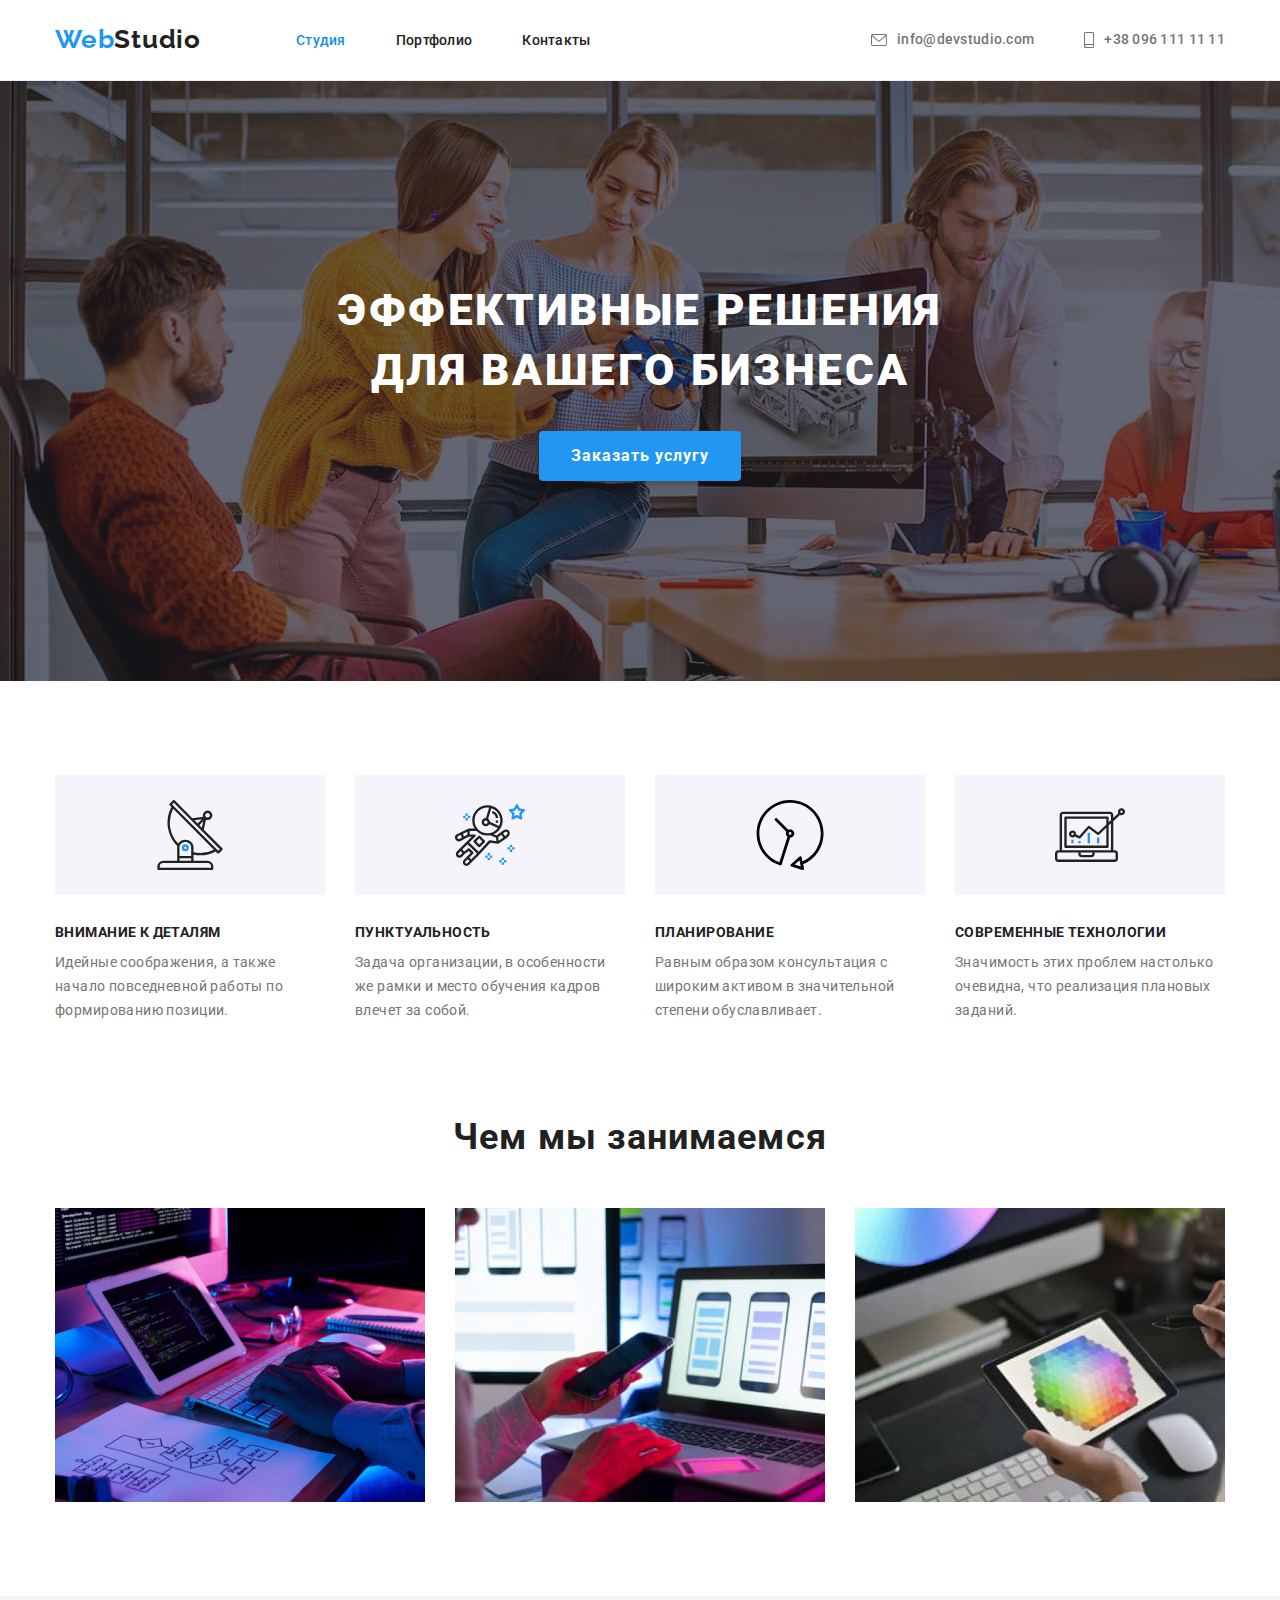
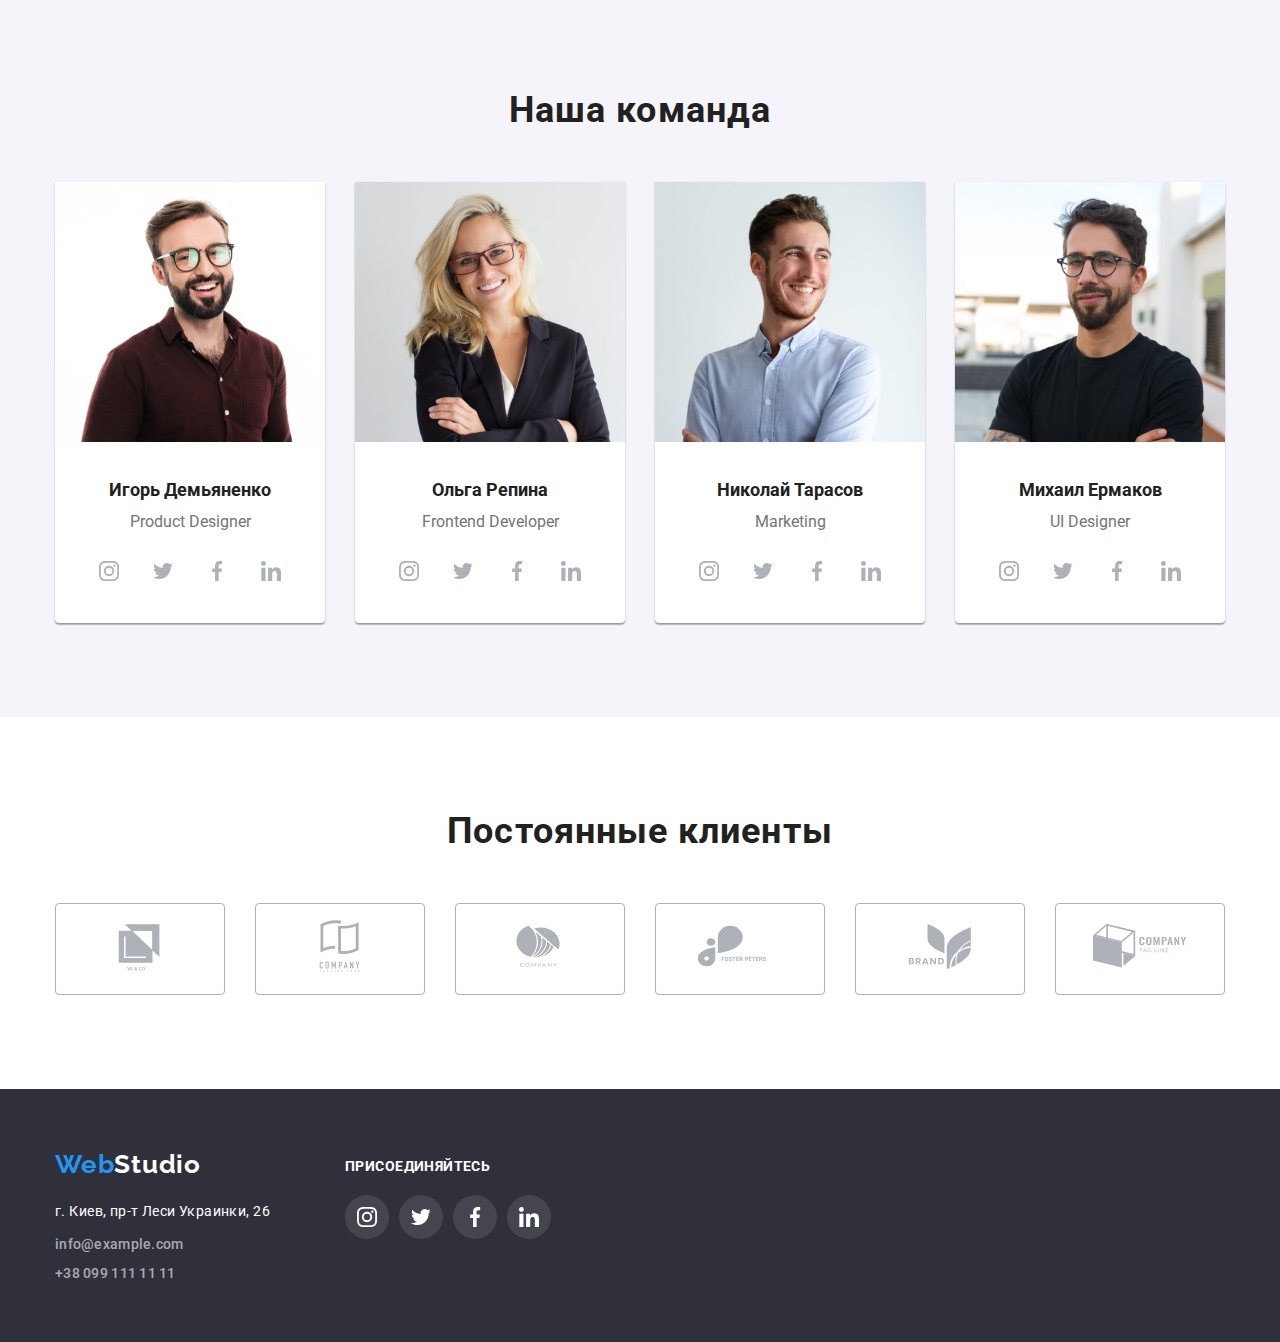
<file: index.html>
<!DOCTYPE html>
<html lang="ru">
  <head>
    <meta charset="UTF-8" />
    <meta http-equiv="X-UA-Compatible" content="IE=edge" />
    <meta name="viewport" content="width=device-width, initial-scale=1.0" />

    <link rel="preconnect" href="https://fonts.googleapis.com" />

    <link rel="preconnect" href="https://fonts.gstatic.com" crossorigin />

    <link
      href="https://fonts.googleapis.com/css2?family=Raleway:wght@700&family=Roboto:wght@400;500;700;900&display=swap"
      rel="stylesheet"
    />
    <link
      rel="stylesheet"
      href="https://cdnjs.cloudflare.com/ajax/libs/modern-normalize/1.1.0/modern-normalize.min.css"
      integrity="sha512-wpPYUAdjBVSE4KJnH1VR1HeZfpl1ub8YT/NKx4PuQ5NmX2tKuGu6U/JRp5y+Y8XG2tV+wKQpNHVUX03MfMFn9Q=="
      crossorigin="anonymous"
      referrerpolicy="no-referrer"
    />

    <link rel="stylesheet" href="./css/style.css" />

    <title>WebStudio</title>
  </head>

  <body>
    <!-- =======================header================ -->
    <header class="main-header">
      <div class="container header-container">
        <nav class="navigation">
          <a class="logo link" lang="en" href="index.html"
            ><span class="logo-color">Web</span>Studio</a
          >

          <ul class="menu list">
            <li class="menu-item">
              <a class="menu-link link current" href="index.html">Студия</a>
            </li>

            <li class="menu-item">
              <a class="menu-link link" href="./portfolio.html">Портфолио</a>
            </li>

            <li class="menu-item">
              <a class="menu-link link" href="Контакты">Контакты</a>
            </li>
          </ul>
        </nav>

        <ul class="list menu list-contact">
          <li class="contact">
            <svg class="contact-icon" width="16" height="12">
              <use href="./img/srite.svg#icon-envelope"></use>
            </svg>
            <a class="mail-link-header link" href="mailto:info@devstudio.com"
              >info@devstudio.com</a
            >
          </li>
          <li class="contact">
            <svg class="contact-icon" width="10" height="16">
              <use href="./img/srite.svg#icon-smartphone"></use>
            </svg>
            <a class="contact-number-header link" href="tel:+380961111111"
              >+38 096 111 11 11</a
            >
          </li>
        </ul>
      </div>
    </header>
    <!-- ==================/header================== -->

    <!-- ================hero=============== -->
    <main>
      <section class="hero bgcolor-hero">
        <div class="container">
          <h1 class="table-h1">
            Эффективные решения
            для вашего бизнеса
          </h1>

          <button class="btnhover btn-text modal-btn" type="button">
            Заказать услугу
          </button>
        </div>
      </section>
      <!-- =============================hero==================== -->

      <!-- ================section2============= -->
      <section class="section">
        <div class="container">
          <h2 class="visually-hidden"></h2>
          <ul class="list">

            <li class="table">
              <div class="contents">
                <div class="box-contents">
                  <svg class="table-contents" width="70" height="70">
                    <use href="./img/srite.svg#icon-antenna"></use>
                  </svg>
                </div>
              </div>
              <h3 class="table-of-contents">Внимание к деталям</h3>
              <p class="paragraph-h3">
                Идейные соображения, а также начало повседневной работы по
                формированию позиции.
              </p>
            </li>

            <li class="table">
              <div class="contents">
                <div class="box-contents">
                  <svg class="table-contents" width="70" height="70">
                    <use href="./img/srite.svg#icon-astronaut"></use>
                  </svg>
                </div>
              </div>
              <h3 class="table-of-contents">Пунктуальность</h3>
              <p class="paragraph-h3">
                Задача организации, в особенности же рамки и место обучения
                кадров влечет за собой.
              </p>
            </li>

            <li class="table">
              <div class="contents">
                <div class="box-contents">
                  <svg class="table-contents" width="70" height="70">
                    <use href="./img/srite.svg#icon-Vector"></use>
                  </svg>
                </div>
              </div>
              <h3 class="table-of-contents">Планирование</h3>
              <p class="paragraph-h3">
                Равным образом консультация с широким активом в значительной
                степени обуславливает.
              </p>
            </li>

            <li class="table">
              <div class="contents">
                <div class="box-contents">
                  <svg class="table-contents" width="70" height="70">
                    <use href="./img/srite.svg#icon-diagram"></use>
                  </svg>
                </div>
              </div>
              <h3 class="table-of-contents">Современные технологии</h3>
              <p class="paragraph-h3">
                Значимость этих проблем настолько очевидна, что реализация
                плановых заданий.
              </p>
            </li>
          </ul>
        </div>
      </section>
      <!-- ===================/section2============= -->
      <!-- =====================section3============ -->
      <section class="section-doing">
        <div class="container">
          <h2 class="table-of-contents-h2">Чем мы занимаемся</h2>
          <ul class="list">
            <li class="img-s3">
              <img class="block"
                src="./img/img.jpg"
                alt="челове печатает на клавиатуре"
                width="370"
                height="294"
              />
            </li>

            <li class="img-s3">
              <img class="block"
                src="./img/img(1).jpg"
                alt="специалист на рабочем месте"
                width="370"
                height="294"
              />
            </li>

            <li class="img-s3">
              <img class="block"
                src="./img/img(2).jpg"
                alt="специалист подберает цвет в таблице"
                width="370"
                height="294"
              />
            </li>
          </ul>
        </div>
      </section>
      <!-- =====================/section3============ -->

      <!-- =====================section4============ -->
      <section class="section bg-color">
        <div class="container">
          <h2 class="table-of-contents-h2">Наша команда</h2>

          <ul class="card-s4 list">
            <li class="img-s4">
              
                <img
                  class="foto"
                  src="./img/img(3).jpg"
                  alt="Игорь Демьяненко"
                  width="270"
                  height="260"
                />
                <div class="pudding-for-texts4">
                <h3 class="table-h3">Игорь Демьяненко</h3>

                <p class="paragraph-s4 paragraph-colors" lang="en">
                  Product Designer
                </p>
                <ul class="socials">
              
                  <li class="socials-item">
                    <a href="" class="socials-link" target="_blank" rel="noopener noreferrer" aria-label="instagram icon">
                
                      <svg class="socials-icon" width="20" height="20">
                        <use href="./img/srite.svg#icon-instagram"></use>
                      </svg>
                    </a>
                
                  </li>
                  <li class="socials-item">
                    <a href="" class="socials-link" target="_blank" rel="noopener noreferrer" aria-label="twitter">
                      <svg class="socials-icon" width="20" height="20">
                        <use href="./img/srite.svg#icon-twitter"></use>
                      </svg>
                    </a>
                
                  </li>
                  <li class="socials-item">
                    <a href="" class="socials-link" target="_blank" rel="noopener noreferrer" aria-label="facebook">
                      <svg class="socials-icon" width="20" height="20">
                        <use href="./img/srite.svg#icon-facebook"></use>
                      </svg>
                    </a>
                
                  </li>
                  <li class="socials-item">
                    <a href="" class="socials-link" target="_blank" rel="noopener noreferrer" aria-label="linkedin">
                      <svg class="socials-icon" width="20" height="20">
                        <use href="./img/srite.svg#icon-linkedin"></use>
                      </svg>
                    </a>
                
                  </li>
                </ul>

              
              </div>
            </li>
   
            <li class="img-s4">
              
                <img
                  class="foto"
                  src="./img/img(4).jpg"
                  alt="Ольга Репина"
                  width="270"
                  height="260"
                />
                <div class="pudding-for-texts4">
                <h3 class="table-h3">Ольга Репина</h3>
                <p class="paragraph-s4 paragraph-colors" lang="en">
                  Frontend Developer
                </p>
                <ul class="socials">
                
                  <li class="socials-item">
                    <a href="" class="socials-link" target="_blank" rel="noopener noreferrer" aria-label="instagram icon">
                
                      <svg class="socials-icon" width="20" height="20">
                        <use href="./img/srite.svg#icon-instagram"></use>
                      </svg>
                    </a>
                
                  </li>
                  <li class="socials-item">
                    <a href="" class="socials-link" target="_blank" rel="noopener noreferrer" aria-label="twitter">
                      <svg class="socials-icon" width="20" height="20">
                        <use href="./img/srite.svg#icon-twitter"></use>
                      </svg>
                    </a>
                
                  </li>
                  <li class="socials-item">
                    <a href="" class="socials-link" target="_blank" rel="noopener noreferrer" aria-label="facebook">
                      <svg class="socials-icon" width="20" height="20">
                        <use href="./img/srite.svg#icon-facebook"></use>
                      </svg>
                    </a>
                
                  </li>
                  <li class="socials-item">
                    <a href="" class="socials-link" target="_blank" rel="noopener noreferrer" aria-label="linkedin">
                      <svg class="socials-icon" width="20" height="20">
                        <use href="./img/srite.svg#icon-linkedin"></use>
                      </svg>
                    </a>
                
                  </li>
                </ul>

              
              </div>
            </li>

            <li class="img-s4">
                <img
                  class="foto"
                  src="./img/img(5).jpg"
                  alt="Николай Тарасов"
                  width="270"
                  height="260"
                />
                <div class="pudding-for-texts4">
                <h3 class="table-h3">Николай Тарасов</h3>
                <p class="paragraph-s4 paragraph-colors" lang="en">Marketing</p>
              <ul class="socials">
              
                <li class="socials-item">
                  <a href="" class="socials-link" target="_blank" rel="noopener noreferrer" aria-label="instagram icon">
              
                    <svg class="socials-icon" width="20" height="20">
                      <use href="./img/srite.svg#icon-instagram"></use>
                    </svg>
                  </a>
              
                </li>
                <li class="socials-item">
                  <a href="" class="socials-link" target="_blank" rel="noopener noreferrer" aria-label="twitter">
                    <svg class="socials-icon" width="20" height="20">
                      <use href="./img/srite.svg#icon-twitter"></use>
                    </svg>
                  </a>
              
                </li>
                <li class="socials-item">
                  <a href="" class="socials-link" target="_blank" rel="noopener noreferrer" aria-label="facebook">
                    <svg class="socials-icon" width="20" height="20">
                      <use href="./img/srite.svg#icon-facebook"></use>
                    </svg>
                  </a>
              
                </li>
                <li class="socials-item">
                  <a href="" class="socials-link" target="_blank" rel="noopener noreferrer" aria-label="linkedin">
                    <svg class="socials-icon" width="20" height="20">
                      <use href="./img/srite.svg#icon-linkedin"></use>
                    </svg>
                  </a>
              
                </li>
              </ul>

              </div>
            </li>

            <li class="img-s4">
              
                <img
                  class="foto"
                  src="./img/img(6).jpg"
                  alt="Михаил Ермаков"
                  width="270"
                  height="260"
                />
                <div class="pudding-for-texts4">
                <h3 class="table-h3">Михаил Ермаков</h3>
                <p class="paragraph-s4 paragraph-colors" lang="en">
                  UI Designer
                </p>
                <ul class="socials">
                
                  <li class="socials-item">
                    <a href="" class="socials-link" target="_blank" rel="noopener noreferrer" aria-label="instagram icon">
                
                      <svg class="socials-icon" width="20" height="20">
                        <use href="./img/srite.svg#icon-instagram"></use>
                      </svg>
                    </a>
                
                  </li>
                  <li class="socials-item">
                    <a href="" class="socials-link" target="_blank" rel="noopener noreferrer" aria-label="twitter">
                      <svg class="socials-icon" width="20" height="20">
                        <use href="./img/srite.svg#icon-twitter"></use>
                      </svg>
                    </a>
                
                  </li>
                  <li class="socials-item">
                    <a href="" class="socials-link" target="_blank" rel="noopener noreferrer" aria-label="facebook">
                      <svg class="socials-icon" width="20" height="20">
                        <use href="./img/srite.svg#icon-facebook"></use>
                      </svg>
                    </a>
                
                  </li>
                  <li class="socials-item">
                    <a href="" class="socials-link" target="_blank" rel="noopener noreferrer" aria-label="linkedin">
                      <svg class="socials-icon" width="20" height="20">
                        <use href="./img/srite.svg#icon-linkedin"></use>
                      </svg>
                    </a>
                
                  </li>
                </ul>

              </div>
            </li>
          </ul>
        </div>
      </section>
      <!-- =====================/section4============ -->
      <!-- =======================section5================ -->

<section class="section">
  <div class="container">

    <h2 class="table-of-contents-h2">Постоянные клиенты</h2>
    <ul class=" clients-item">
      <li class="clients"><a href="" class="clients-svg" target="_blank" rel="noopener noreferrer" aria-label="logo-clients">
        <svg class="clients-logo" width="106" height="60">
          <use class="use" href="./img/srite.svg#icon-Logo"></use>
        </svg>
      </a></li>

      <li class="clients"><a href="" class="clients-svg" target="_blank" rel="noopener noreferrer" aria-label="logo-clients">
        <svg class="clients-logo" width="106" height="60">
          <use href="./img/srite.svg#icon-Logo-1"></use>
        </svg>
      </a></li>

      <li class="clients"><a href="" class="clients-svg" target="_blank" rel="noopener noreferrer" aria-label="logo-clients">
        <svg class="clients-logo" width="106" height="60">
          <use href="./img/srite.svg#icon-Logo-2"></use>
        </svg>
      </a></li>

      <li class="clients"><a href="" class="clients-svg" target="_blank" rel="noopener noreferrer" aria-label="logo-clients">
        <svg class="clients-logo" width="106" height="60">
          <use href="./img/srite.svg#icon-Logo-3"></use>
        </svg>
      </a></li>

      <li class="clients"><a href="" class="clients-svg" target="_blank" rel="noopener noreferrer" aria-label="logo-clients">
        <svg class="clients-logo" width="106" height="60">
          <use href="./img/srite.svg#icon-Logo-4"></use>
        </svg>
      </a></li>

      <li class="clients"><a href="" class="clients-svg" target="_blank" rel="noopener noreferrer" aria-label="logo-clients">
        <svg class="clients-logo" width="106" height="60">
          <use href="./img/srite.svg#icon-Logo-5"></use>
        </svg>
      </a></li>

    </ul>
  </div>
</section>



      <!-- ==========================/section5============ -->
    </main>
    <!-- ====================footer================== -->
    <footer class="footer ">
      <div class="container footer-container ">
       

        <address class="address">
          <a class="logo-footer-color logo-footer link" href="index.html"><span class="logo-color">Web</span>Studio</a>

          <p class="adress-footer">г. Киев, пр-т Леси Украинки, 26</p>

          <ul class="list-adress">

            <li class="adress-footer-marg">

              <a class="mail-link-footer link" href="mailto:info@example.com"
                >info@example.com</a
              >
            </li>
            <li >
              <a class="contact-number-footer link" href="tel:+38099111111"
                >+38 099 111 11 11</a
              >
            </li>
          </ul>

        </address>
       
        <!-- <div class="social-box"> -->
          <div class="social-paragraph">
            
          </div>
      <div class="socials-box">

        <p class="join">присоединяйтесь</p>

         <ul class="socials-footer">

         
           <li class="socials-item-footer"> 
             <a href="" class="socials-link-footer" target="_blank" rel="noopener noreferrer" aria-label="instagram icon">
              
              <svg class="socials-icon-footer" width="20" height="20">
                <use href="./img/srite.svg#icon-instagram"></use>
              </svg>
             </a>
             
           </li>
           <li class="socials-item-footer">
             <a href="" class="socials-link-footer" target="_blank" rel="noopener noreferrer" aria-label="twitter">
              <svg class="socials-icon-footer" width="20" height="20">
                <use href="./img/srite.svg#icon-twitter"></use>
              </svg>
             </a>
                
           </li>     
           <li class="socials-item-footer">
             <a href="" class="socials-link-footer" target="_blank" rel="noopener noreferrer" aria-label="facebook">
              <svg class="socials-icon-footer" width="20" height="20">
                <use href="./img/srite.svg#icon-facebook"></use>
              </svg>
             </a>
             
           </li>
           <li class="socials-item-footer">
             <a href="" class="socials-link-footer" target="_blank" rel="noopener noreferrer" aria-label="linkedin">
                <svg class="socials-icon-footer" width="20" height="20">
                  <use href="./img/srite.svg#icon-linkedin"></use>
                </svg>
             </a>
            
           </li>
         </ul>
        </div>
        <!-- </div> -->
      </div>
    </footer>
    <!-- ==========================footer================= -->
  </body>
</html>
</file>
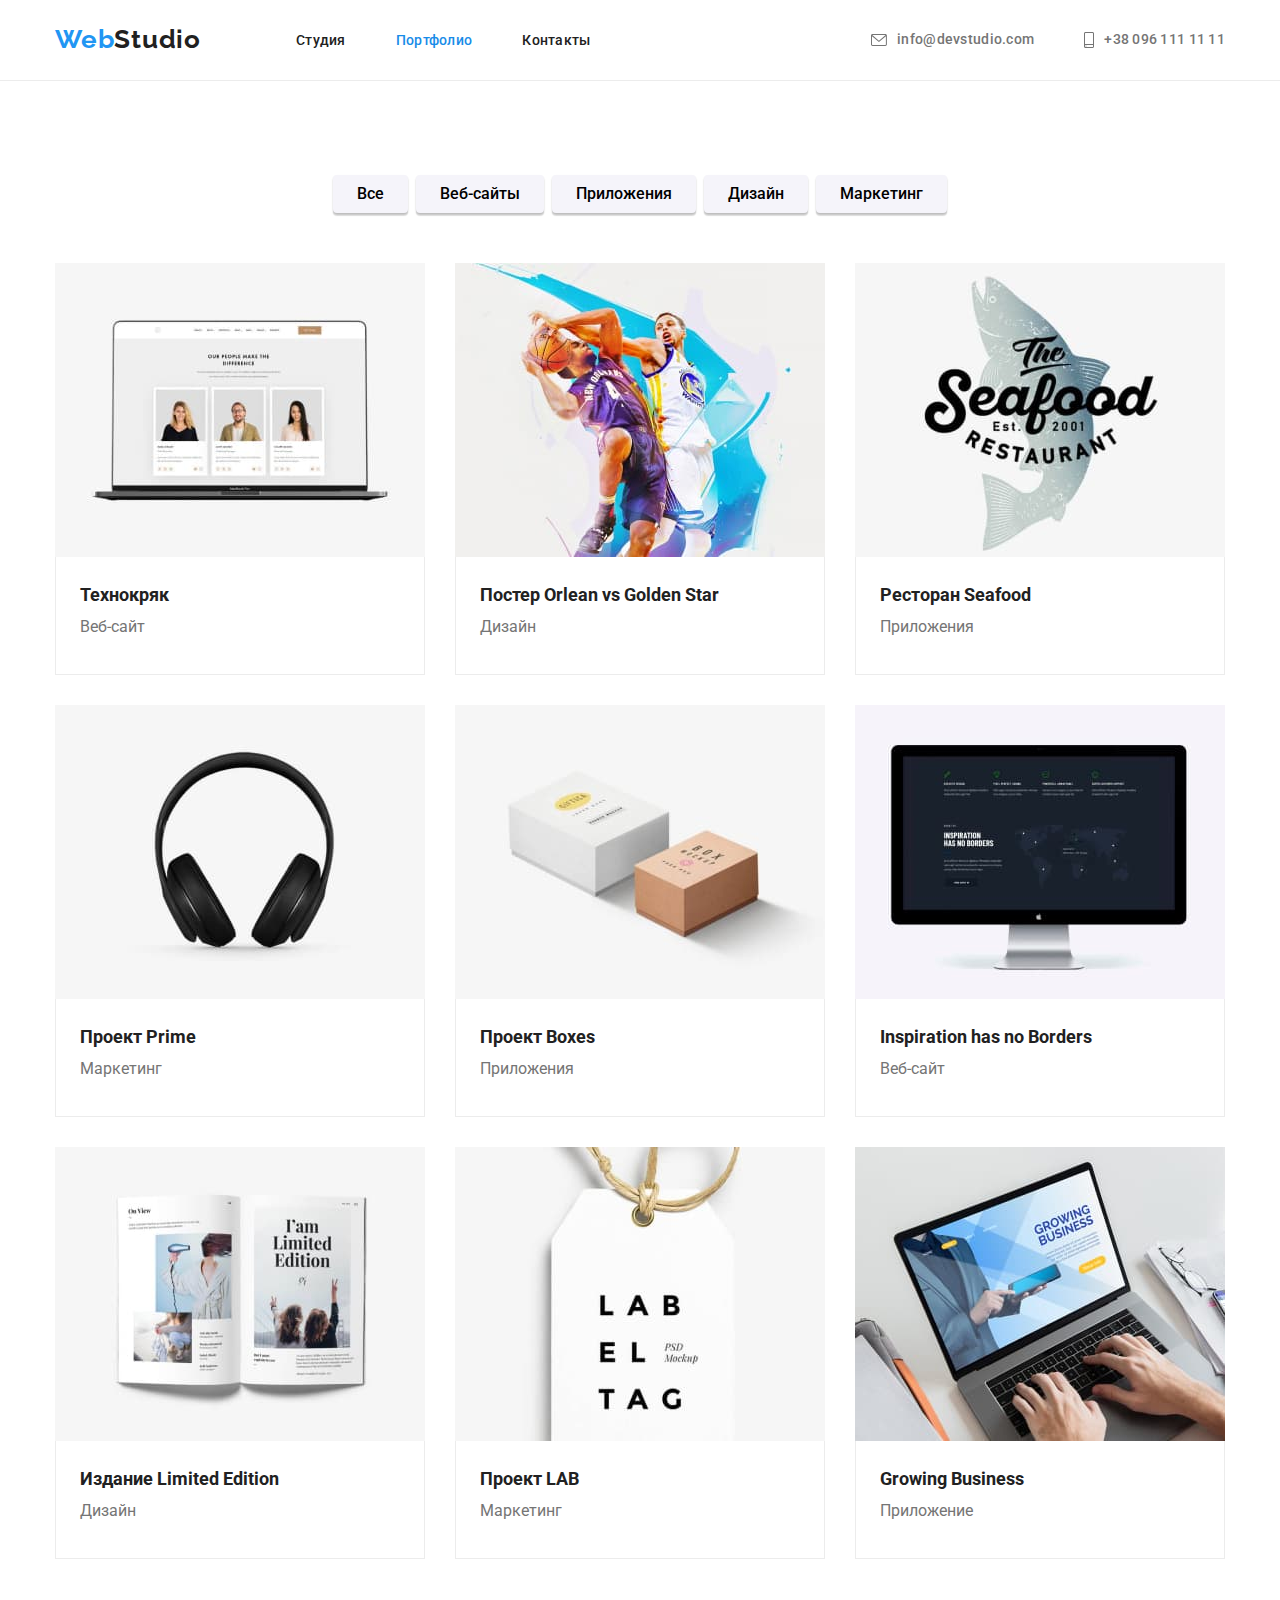
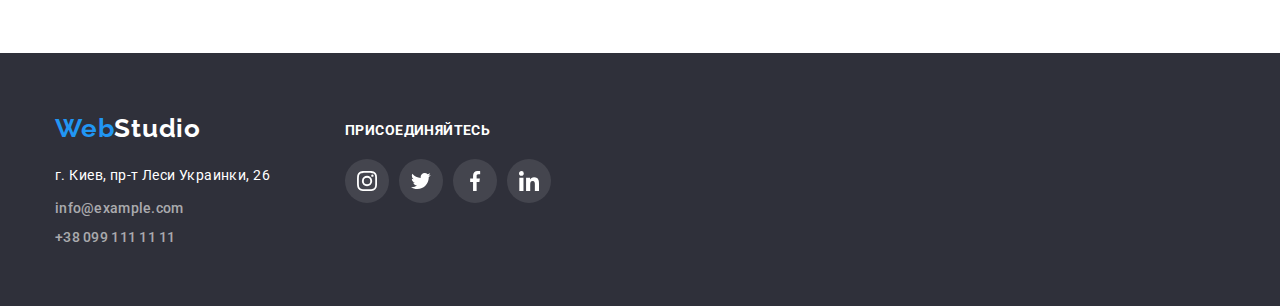
<file: portfolio.html>
<!DOCTYPE html>
<html lang="ru">
  <head>
    <meta charset="UTF-8" />
    <meta http-equiv="X-UA-Compatible" content="IE=edge" />
    <meta name="viewport" content="width=device-width, initial-scale=1.0" />
    <link rel="preconnect" href="https://fonts.googleapis.com" />
    <link rel="preconnect" href="https://fonts.gstatic.com" crossorigin />
    <link
      href="https://fonts.googleapis.com/css2?family=Raleway:wght@700&family=Roboto:wght@400;500;700;900&display=swap"
      rel="stylesheet"
    />
    <link
      rel="stylesheet"
      href="https://cdnjs.cloudflare.com/ajax/libs/modern-normalize/1.1.0/modern-normalize.min.css"
      integrity="sha512-wpPYUAdjBVSE4KJnH1VR1HeZfpl1ub8YT/NKx4PuQ5NmX2tKuGu6U/JRp5y+Y8XG2tV+wKQpNHVUX03MfMFn9Q=="
      crossorigin="anonymous"
      referrerpolicy="no-referrer"
    />
    <link rel="stylesheet" href="./css/style.css" />
    <title>WebStudio</title>
  </head>

  <body>
    <!-- =======================header================ -->
    <header class="main-header">
      <div class="container header-container">
        <nav class="navigation">
          <a class="logo link" lang="en" href="index.html"
            ><span class="logo-color">Web</span>Studio</a
          >

          <ul class="menu list">
            <li class="menu-item">
              <a class="menu-link link" href="index.html">Студия</a>
            </li>
            <li class="menu-item">
              <a class="menu-link link current" href="portfolio.html"
                >Портфолио</a
              >
            </li>
            <li class="menu-item">
              <a class="menu-link link" href="Контакты">Контакты</a>
            </li>
          </ul>
        </nav>

        <ul class="list menu list-contact">
          <li class="contact">

            <svg class="contact-icon" width="16" height="12">

              <use href="./img/srite.svg#icon-envelope"></use>
            </svg>
            <a class="mail-link-header link" href="mailto:info@devstudio.com"
              >info@devstudio.com</a
            >
          </li>
          <li class="contact">

            <svg class="contact-icon" width="10" height="16">

              <use href="./img/srite.svg#icon-smartphone"></use>
            </svg>
            <a class="contact-number-header link" href="tel:+380961111111"
              >+38 096 111 11 11</a
            >
          </li>
        </ul>
      </div>
    </header>
    <!-- ================heder============== -->
    <!-- =============hero============== -->

    <main>
      <section class="section">
        <div class="container">
          <h1 class="visually-hidden"></h1>
          <h2 class="visually-hidden"></h2>
          <ul class="button">
            <li class="btn-secondary">
              <button class="btn-primary" type="button">Все</button>
            </li>

            <li class="btn-secondary">
              <button class="btn-primary" type="button">Веб-сайты</button>
            </li>

            <li class="btn-secondary">
              <button class="btn-primary" type="button">Приложения</button>
            </li>

            <li class="btn-secondary">
              <button class="btn-primary" type="button">Дизайн</button>
            </li>

            <li class="btn-secondary">
              <button class="btn-primary" type="button">Маркетинг</button>
            </li>
          </ul>
          <!-- ==========buttons=========== -->


          <ul class=" card-set list-portfolio">
            <li class=" item ">
             
              <a class="link" href=""
                ><img
                  src="./portfolio-img/img.jpg"
                  alt="ноутбук"
                  width="370"
                  height="294"
                />
                <div class=" card-border">
                <h3 class="table-h3">Технокряк</h3>
                <p class="paragraph-s4 paragraph-colors">Веб-сайт</p>
                </div>
              </a>
              
            </li>

            <li class=" item ">
              
              <a class="link" href=""
                ><img
                  src="./portfolio-img/img(1).jpg"
                  alt="два баскетболиста"
                  width="370"
                  height="294"
                />
                <div class=" card-border">
                <h3 class="table-h3">
                  Постер <span lang="en">Orlean vs Golden Star</span>
                </h3>
                <p class="paragraph-s4 paragraph-colors">Дизайн</p></div>
              </a>
              
            </li>

            <li class=" item">
              
              <a class="link" href=""
                ><img
                  src="./portfolio-img/img(2).jpg"
                  alt="ресторан Seafood"
                  width="370"
                  height="294"
                />
                <div class=" card-border">
                <h3 class="table-h3">
                  Ресторан <span lang="en">Seafood</span>
                </h3>
                <p class="paragraph-s4 paragraph-colors">Приложения</p></div>
              </a>
            
            </li>

            <li class=" item">
              
              <a class="link" href=""
                ><img
                  src="./portfolio-img/img(3).jpg"
                  alt="наушники"
                  width="370"
                  height="294"
                />
                <div class=" card-border">
                <h3 class="table-h3">Проект <span lang="en">Prime</span></h3>
                <p class="paragraph-s4 paragraph-colors">Маркетинг</p></div>
              </a>
              
            </li>

            <li class=" item">
              
              <a class="link" href=""
                ><img
                  src="./portfolio-img/img(4).jpg"
                  alt="две коробки"
                  width="370"
                  height="294"
                />
                <div class=" card-border">
                <h3 class="table-h3">Проект <span lang="en">Boxes</span></h3>
                <p class="paragraph-s4 paragraph-colors">Приложения</p></div>
              </a>
              
            </li>
            
            <li class=" item">
              
              <a class="link" href=""
                ><img
                  src="./portfolio-img/img(5).jpg"
                  alt="персональный компьютер"
                  width="370"
                  height="294"
                />
                <div class=" card-border">
                <h3 class="table-h3">
                  <span lang="en">Inspiration has no Borders</span>
                </h3>
                <p class="paragraph-s4 paragraph-colors">Веб-сайт</p></div>
              </a> 
              
            </li>

            <li class=" item">
              
              <a class="link" href=""
                ><img
                  src="./portfolio-img/img(6).jpg"
                  alt="журнал"
                  width="370"
                  height="294"
                />
                <div class=" card-border">
                <h3 class="table-h3">
                  Издание <span lang="en">Limited Edition</span>
                </h3>
                <p class="paragraph-s4 paragraph-colors">Дизайн</p></div>
              </a>
              
            </li>

            <li class=" item">
              
              <a class="link" href=""
                ><img
                  src="./portfolio-img/img(7).jpg"
                  alt="проэкт"
                  width="370"
                  height="294"
                />
                <div class=" card-border">
                <h3 class="table-h3">Проект <span lang="en">LAB</span></h3>
                <p class="paragraph-s4 paragraph-colors">Маркетинг</p></div>
              </a>
              
            </li>

            <li class=" item">
              
              <a class="link" href=""
                ><img
                  src="./portfolio-img/img(8).jpg"
                  alt="макбук"
                  width="370"
                  height="294"
                />
                <div class=" card-border">
                <h3 class="table-h3">
                  <span lang="en">Growing Business</span>
                </h3>
                <p class="paragraph-s4 paragraph-colors">Приложение</p></div>
              </a>
              
            </li>
          </ul>
        </div>
      </section>
    </main>

    <!-- =================footer================== -->

    <footer class="footer">
      <div class="container footer-container">
    

        <address class="address">
              <a class="logo-footer-color logo-footer link" href="index.html"><span class="logo-color">Web</span>Studio</a>

          <p class="adress-footer">г. Киев, пр-т Леси Украинки, 26</p>

          <ul class="list-adress">

            <li class="adress-footer-marg">

              <a class="mail-link-footer link" href="mailto:info@example.com"
                >info@example.com</a
              >
            </li>
            <li>
              <a class="contact-number-footer link" href="tel:+38099111111"
                >+38 099 111 11 11</a
              >
            </li>
          </ul>
        </address>
        <div class="social-paragraph">
        
        </div>
        <div class="socials-box">
          
          <p class="join">присоединяйтесь</p>

          <ul class="socials-footer">
        
            
        
            <li class="socials-item-footer">
              <a href="" class="socials-link-footer" target="_blank" rel="noopener noreferrer" aria-label="instagram icon">
        
                <svg class="socials-icon-footer" width="20" height="20">
                  <use href="./img/srite.svg#icon-instagram"></use>
                </svg>
              </a>
        
            </li>
            <li class="socials-item-footer">
              <a href="" class="socials-link-footer" target="_blank" rel="noopener noreferrer" aria-label="twitter">
                <svg class="socials-icon-footer" width="20" height="20">
                  <use href="./img/srite.svg#icon-twitter"></use>
                </svg>
              </a>
        
            </li>
            <li class="socials-item-footer">
              <a href="" class="socials-link-footer" target="_blank" rel="noopener noreferrer" aria-label="facebook">
                <svg class="socials-icon-footer" width="20" height="20">
                  <use href="./img/srite.svg#icon-facebook"></use>
                </svg>
              </a>
        
            </li>
            <li class="socials-item-footer">
              <a href="" class="socials-link-footer" target="_blank" rel="noopener noreferrer" aria-label="linkedin">
                <svg class="socials-icon-footer" width="20" height="20">
                  <use href="./img/srite.svg#icon-linkedin"></use>
                </svg>
              </a>
        
            </li>
          </ul>
        </div>
      </div>
    </footer>
  </body>
</html>
</file>
<file: css/style.css>
html{
    box-sizing: border-box;
}
*,
*::before,
*::after{
box-sizing: inherit;

}
:root{
    /* =============clor============ */
    --accent-color:#2196F3;
    --main-text-color:#757575;
    --hover-btn-color:#188CE8;
    --main-text-color-w:#FFFFFF;
    --main-text-color-b:#212121;
    --backgraund-color-grey:#2F303A;
    --backgraund-color-body:#FFFFFF;
    --section-bg:#F5F4FA;

    --svg-color:#AFB1B8;



    /* ================fonts=========== */
    --main-font:'Roboto';
    --sekondary-font:'Raleway';
    /* ==========cards --================= */
    
        --page-bg-color: #f9f9fd;
        --primary-text-color: #212121;
        --card-set-gap: 20px;
        --card-shadow: 0px 2px 1px -1px rgba(0, 0, 0, 0.2),
            0px 1px 1px 0px rgba(0, 0, 0, 0.14), 0px 1px 3px 0px rgba(0, 0, 0, 0.12);
    
}
/* ----------селектор * для встановлення на всі єлеемнти */

.hero{
    text-align: center;
    height: 600px;
    padding-top: 200px;
    padding-bottom: 200px;

}

/* Решта коду */
/* * ----------селектор * для встановлення на всі єлеемнти */ 
body {
    margin: 0;
    font-family: var(--main-font), sans-serif;
    background-color: var(--backgraund-color-body);
    
}
    /* для центрування і обмеження контенту по ширині. */
    h1,
    h2,
    h3,
    h4,
    h5,
    h6,
    p,
    ul{
margin: 0%

    }
    .card-border {
        padding-top: 20px;
        padding-right: 24px;
        padding-bottom: 20px;
        padding-left: 24px;
        /* border-top: 1px solid #ECECEC; */

        border-right: 1px solid #ECECEC;
        border-bottom: 1px solid #ECECEC;
        border-left: 1px solid #ECECEC;

        
    }
.card-border > h3,
.card-border > p{
    text-decoration: none;
    
    text-align: left;
}


.card-set{

  list-style: none;
  display: flex;
  flex-wrap: wrap;
  margin-top: -30px;
  margin-left: -30px;
  

    }


.card-set > .item{

flex-basis: calc(100% / 3 - 30px);
margin-left: 30px;
margin-top: 30px;
/* border: 2px; */


}
.card-set > .item:hover{
    background: #FFFFFF;
        border: 1px solid #EEEEEE;
        box-shadow: 0px 1px 1px rgba(0, 0, 0, 0.12), 0px 4px 4px rgba(0, 0, 0, 0.06), 1px 4px 6px rgba(0, 0, 0, 0.16);
}
    img {
        display: block;
        max-width: 100%;
        height: auto;
    }

    .section{
        padding-top: 94px;
        padding-bottom: 94px;
    }
    .section-doing{
        padding-bottom: 94px;
    }
 
    .container {
    width: 1200px;
    
    padding-left: 15px;
    padding-right: 15px;

    
    margin-left: auto;
    margin-right: auto;
    }
.header-container{
    display: flex;
    align-items: center ;
    
}
.navigation {
    display: flex;
    align-items: center;

}

  
.visually-hidden {
    position: absolute;
    white-space: nowrap;
    width: 1px;
    height: 1px;
    overflow: hidden;
    border: 0;
    padding: 0;
    clip: rect(0 0 0 0);
    clip-path: inset(50%);
    margin: -1px;
}


.bg-color{
    background-color: var(--section-bg);
}

.list{
    display: flex;
    align-items: center;
    margin-left: auto;
    list-style: none;
    padding: 0;
}
.list-portfolio {
    display: flex;
    
    
    list-style: none;
    padding: 0;
}

.list-adress{
    list-style: none;
    padding:  0 ;
}

.contact:last-child{
    margin-right: 0;
}


/* ==========================header========================= */
.logo{
    padding-top: 24px;
    padding-bottom: 25px;
    margin-right: 95px;
    font-family: var(--sekondary-font), sans-serif;
    font-weight: 700;
    font-size: 26px;
    line-height: 1.19;
    color: var(--primary-text-color);

 /* рамочка для обнар. маржина */
    /* outline: 2px solid tomato; */
/* рамочка для обнар. маржина */
    letter-spacing: 0.03em;

    color: var(--main-text-color-b);
}


.main-header{

    border-bottom: 1px solid #ECECEC;
}


.logo-color{
color: var(--accent-color);
}


.menu-item:last-child{
    margin: 0;
}
.menu-item {
    margin-right: 50px;
    
}

.link {
    
    text-decoration: none;
}


.menu-link {
    font-weight: 500;
    font-size: 14px;
    line-height: 1.14;
    letter-spacing: 0.02em;
    padding-top: 32px;
    padding-bottom: 32px;
  
    color: var(--main-text-color-b);
}

.menu-link:hover,
.menu-link:focus {
    color: var(--accent-color);
}
.mail-link-header {
    font-style: normal;
    font-weight: 500;
    font-size: 14px;
    line-height: 1.14;
    letter-spacing: 0.02em;

    color: var(--main-text-color);
}
.current{
    color: var(--hover-btn-color);
}
.mail-link-header:hover,
.mail-link-header:focus {
    color: var(--accent-color);
}
.contact{
    display: flex;
    justify-content: center;
    align-items: center;

    margin-right: 50px;
   
}

.contact-number-header {
    font-style: normal;
    font-weight: 500;
    font-size: 14px;
    line-height: 1.14;
    letter-spacing: 0.02em;

    color: var(--main-text-color);
}

.contact-number-header:hover,
.contact-number-header:focus {
    color: var(--accent-color);
}



.contact-icon{
    /* width: 16px; */
    height: 16px;
    fill:  #757575;
    margin-right: 10px;
}

/* =======================/header==================== */

/* ========================hero====================== */
.table-h1{
max-width: 700px;
margin-right: auto;
margin-bottom: 30px;
margin-left: auto;
text-transform: uppercase;
font-weight: 900;
font-size: 44px;
line-height: 1.36;
text-align: center;
color: var(--main-text-color-w);
letter-spacing: 0.06em;
}

.bgcolor-hero{
    background-image:linear-gradient(to bottom, rgba(47, 48, 58, 0.4), rgba(47, 48, 58, 0.4)),  url(../img/hero-bg.jpg); 

    background-color: var(--backgraund-color-grey);
    background-repeat: no-repeat;

    background-size:cover;
    
}
.btn-primary:hover,
.btn-primary:focus{
background-color:var(--accent-color);
color: var(--main-text-color-w);
}
 .btn-primary{
     padding-top: 4px;
     padding-right: 24px;
     padding-bottom: 4px;
     padding-left: 24px;
    background: var(--section-bg);

    border-radius: 4px;
    cursor: pointer;
    font-family: var(--main-font) sans-serif;
    font-style: normal;
    font-weight: 500;
    font-size: 16px;
    line-height: 1.87;
    border: 0;

    box-shadow: 0px 3px 1px rgba(0, 0, 0, 0.1), 0px 1px 2px rgba(0, 0, 0, 0.08), 0px 2px 2px rgba(0, 0, 0, 0.12);
    
    
    /* color: var(--main-text-color-w); */
    /* ------- сделать кнопку прозрачной--------------- */
    /* background-color: transparent; */
    /* ------- сделать кнопку прозрачной--------------- */
    /* /---------- ще е властивість для прозорості OPACITY---------/ */

}

.btn-secondary {

    margin-right: 8px;
    
}
.btn-secondary:last-child{
    margin-right: 0;
}
.button {
    margin-right: auto;
    margin-left: auto;
    margin-bottom: 50px;
    display: flex;
    align-items: center;
    margin-left: auto;
    list-style: none;
    padding: 0;
    justify-content: center;
}




.modal-btn {

font-family: var(--main-font) sans-serif;;
font-style: normal;
font-weight: 700;
font-size: 16px;
line-height: 1.88;

display: inline-block;
align-items: center;
text-align: center;
letter-spacing: 0.06em;
cursor: pointer;

color: var(--main-text-color-w);
background: var(--accent-color);
box-shadow: 0px 4px 4px rgba(0, 0, 0, 0.15);
border-radius: 4px;
border: 0;

padding: 10px 32px 10px 32px;
margin-right: auto;
/* margin-bottom: 83px; */
margin-left: auto;
    
}


.btnhover:hover,
.btnhover:focus{

 background-color:var(--hover-btn-color);
}


/* ========================/hero============================ */

/* ===========================section2=================== */
.table-of-contents{
    margin-bottom: 10px;
    font-weight: 700;
    font-size: 14px;
    line-height: 1.14;
    letter-spacing: 0.03em;
    text-transform: uppercase;
    
    color: var(--main-text-color-b);
}
.paragraph-h3{
    font-weight: 400;
    font-size: 14px;
    line-height: 1.71;

    
    letter-spacing: 0.03em;
    
    color: var(--main-text-color);
}
.table{
    width: 270px;
    margin-right: 30px;
}
.table:last-child{
    margin: 0;
}
.box-contents{
    display: flex;
    justify-content: center;
    align-items: center;

    margin-bottom: 30px;
    width: 270px;
    height: 120px;
    background-color: #F5F4FA;;
}
/* ===========================/section2================ */

/* ===========================section3================ */
.table-of-contents-h2 {
    margin-bottom: 50px;

    font-weight: 700;
    font-size: 36px;
    line-height: 1.16;
    text-align: center;
    letter-spacing: 0.03em;
    color: var(--main-text-color-b);
    
}


.img-s3 {

    margin-right: 30px;

}

.img-s3:last-child {
    margin: 0;
}
/* ===========================/section3================ */


/* =====================section4============ */

.pudding-for-texts4{
    padding-top: 30px;
    padding-bottom: 30px;
    padding-right: 10px;
    padding-left: 10px;
    /* border-right: 1px solid #ECECEC;
    border-bottom: 1px solid #ECECEC;
    border-left: 1px solid #ECECEC; */

}

.paragraph-s4{
    margin-bottom: 18px;


    text-align: center;
    font-weight: 400;
    font-size: 16px;
    line-height: 1.19;

}

.paragraph-colors{
    color: var(--main-text-color);
}
.table-h3{

 margin-bottom: 4px;
    text-align: center;
    font-family: var(--main-font);
    font-style: normal;
    font-weight: 700;
    font-size: 18px;
    line-height: 2;
    color: var(--main-text-color-b);
}

 .img-s4:last-child {
    margin: 0;
}

.img-s4{

    background: var(--backgraund-color-body);
    

    box-shadow: 0px 1px 3px rgba(0, 0, 0, 0.12), 0px 1px 1px rgba(0, 0, 0, 0.14), 0px 2px 1px rgba(0, 0, 0, 0.2);
    border-radius: 0px 0px 4px 4px;
    margin-right: 30px;
} 
.foto{

}
.parent-foto{

}
.card {
    max-width: 320px;
    margin-bottom: 2px;
    margin-left: auto;
    margin-right: auto;

    border-radius: 0px 0px 4px 4px;
    overflow: hidden;
    background-color: var(--main-text-color-w);
box-shadow: 0px 1px 3px rgba(0, 0, 0, 0.12),
0px 1px 1px rgba(0, 0, 0, 0.14),
0px 2px 1px rgba(0, 0, 0, 0.2);
}

.socials-item {
    display: inline-block;
    list-style: none;

}
.socials {
    
    display: flex;
    justify-content: center;
    padding: 0;
}

.socials-item:not(:last-child) {
    margin-right: 10px;
}

.socials-link {
    display: flex;
    justify-content: center;
    align-items: center;

    width: 44px;
    height: 44px;

    /* background: rgba(255, 255, 255, 0.1); */
    border-radius: 50%;
}
.socials-icon {
    fill: #AFB1B8;
}

.socials-link:hover .socials-icon,
.socials-link:focus .socials-icon{
    fill: var(--main-text-color-w);
}



.socials-link:hover,
.socials-link:focus {
    background-color: #2196F3;
}
/* =====================/section4============ */

   /* < !--=======================section5================--> */
    .clients{
        display: flex;
        justify-content: center;
        align-items: center;
        margin-right: 30px;
        width: 170px;
        height: 92px;
        list-style: none;
        border: 1px solid #AFB1B8;
        border-radius: 4px;
        
    }
    .clients-svg:hover .clients-logo{
        fill: #2196F3;
        
    }
    .clients:hover,
    .clients:focus{
        border-color:  #2196F3;
    }
    .clients:last-child{
        margin-right: 0;
    }
    .clients-item{
        display: flex;
        padding: 0;
    }
    .clients-svg{
        padding: 15px 32px;

        
    }
.clients-logo{
    fill: #AFB1B8;
}
.clients-logo:hover,
.clients-logo:focus{
    fill: #2196F3;;
}
  /* < !--=======================/section5================--> */


/* =======================footer==================== */


.address{
    margin-right: 75px;
}


/*-------------------- social iconns---------- */
.socials-footer{
    display: flex;
    padding: 0;
    
}

.socials-link-footer{
    display: flex;
    justify-content: center;
    align-items: center;
    
    width: 44px;
    height: 44px;

    background: rgba(255, 255, 255, 0.1);
    border-radius: 50%;
}
/* --------------------social icons------------- */
.join{
    display: flex;
    padding-top: 10px;
    padding-bottom: 20px;
    
    font-family: 'Roboto';
        font-style: normal;
        font-weight: 700;
        font-size: 14px;
        line-height:1.14;
        letter-spacing: 0.03em;
        text-transform: uppercase;
    
        color: var(--main-text-color-w)
}
.socials-box{
/* display: flex; */
/* align-items: center; */
/* justify-content: center; */
/* padding-left: 30px; */


}
.socials-icon-footer{
    fill: var(--main-text-color-w);
}
.socials-link-footer:hover,
.socials-link-footer:focus{
    background-color: var(--hover-btn-color);
}

.socials-link:hover .socials-icon{
/* fill: var(--main-text-color-w); */

}








.socials-item-footer{
    display: inline-block;
    list-style: none;
    
}


.socials-item-footer:not(:last-child){
    margin-right: 10px;
}

.adress-footer{
    margin-bottom: 10px;

    font-style: normal;
    font-weight: 400;
    font-size: 14px;
    line-height: 1.71;
    
    letter-spacing: 0.03em;
    
    color: var(--main-text-color-w);

}
.adress-footer-marg{
    margin-bottom: 10px;
}

.footer-container{
    display: flex;
    /* justify-content: center; */
    /* align-items: center; */
}
.footer{
    background-color: var(--backgraund-color-grey);
    padding-top: 60px;
    padding-bottom: 60px;
}
.logo-footer {
    display: inline-block;

    margin-bottom: 20px;
    font-style: normal;
    font-family: var(--sekondary-font), sans-serif;
    font-weight: 700;
    font-size: 26px;
    line-height: 1.19;
    color: var(--primary-text-color);

    letter-spacing: 0.03em;

    color: var(--main-text-color-b);
}

.logo-footer-color{
    color: var(--main-text-color-w);
}
.mail-link-footer {
    display: inline-block;

    font-style: normal;
    font-weight: 500;
    font-size: 14px;
    line-height: 1.14;
    letter-spacing: 0.02em;

    color: rgba(255, 255, 255, 0.6);
}

.mail-link-footer:hover,
.mail-link-footer:focus {
    color: var(--accent-color);
}

.contact-number-footer {
    font-style: normal;
    font-weight: 500;
    font-size: 14px;
    line-height: 1.14;
    letter-spacing: 0.02em;

    color: rgba(255, 255, 255, 0.6);
}
.contact-number-footer:hover,
.contact-number-footer:focus {
    color: var(--accent-color);
    
}
/* =======================/footer==================== */

/* ===========inlyne обводка для читабельности margin============== */



/* ===========inlyne обводка для читабельности margin============== */
/* ================ или можно  background color  ================= */
</file>
